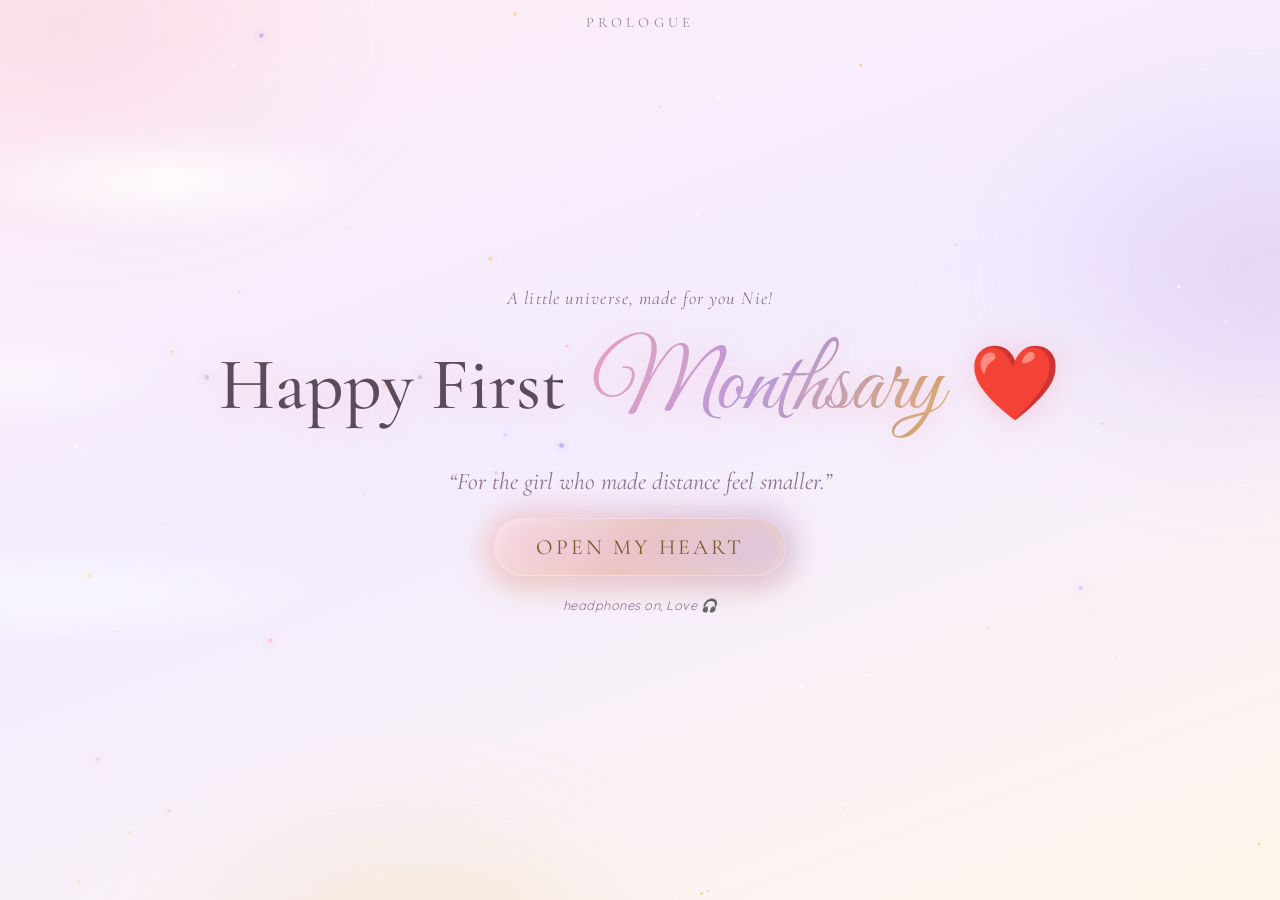
<file: index.html>
<!DOCTYPE html>
<html lang="en">
<head>
<meta charset="UTF-8" />
<meta name="viewport" content="width=device-width, initial-scale=1.0" />
<title>Happy First Monthsary ❤️ — For Nie</title>
<meta name="description" content="A little universe made with love, from Win to Nie." />

<!-- Fonts: romantic script + elegant serif + soft rounded body -->
<link rel="preconnect" href="https://fonts.googleapis.com" />
<link rel="preconnect" href="https://fonts.gstatic.com" crossorigin />
<link href="https://fonts.googleapis.com/css2?family=Cormorant+Garamond:ital,wght@0,400;0,500;0,600;1,400;1,500&family=Great+Vibes&family=Quicksand:wght@400;500;600;700&display=swap" rel="stylesheet" />

<link rel="stylesheet" href="style.css" />
</head>
<body>

<!-- ════════════════════════════════════════════════════════════
     AMBIENT LAYERS (always behind everything)
     ════════════════════════════════════════════════════════════ -->
<canvas id="fx-canvas" aria-hidden="true"></canvas>
<div id="aurora" aria-hidden="true">
  <div class="aurora-band a1"></div>
  <div class="aurora-band a2"></div>
  <div class="aurora-band a3"></div>
</div>

<!-- ════════════════════════════════════════════════════════════
     SCENE TRANSITION OVERLAY (unique cinematic wipes live here)
     ════════════════════════════════════════════════════════════ -->
<div id="transition-layer" aria-hidden="true"></div>

<!-- ════════════════════════════════════════════════════════════
     MINI VINYL DOCK (appears after the music scene)
     ════════════════════════════════════════════════════════════ -->
<div id="vinyl-dock" class="hidden" role="region" aria-label="Music player">
  <button id="dock-disc" class="dock-disc" aria-label="Play or pause music">
    <span class="dock-grooves"></span>
    <span class="dock-label">♪</span>
  </button>
  <div class="dock-panel">
    <span id="dock-status" class="dock-status">Paused</span>
    <input id="dock-volume" type="range" min="0" max="100" value="70" aria-label="Volume" />
    <button id="dock-mute" class="dock-mute" aria-label="Mute or unmute">🔊</button>
  </div>
</div>

<!-- Background music.
     REPLACE assets/music/MUSIC_PLACEHOLDER.mp3 with your song file.
     Keep the same filename, or edit the src below. -->
<audio id="bg-music" src="assets/music/music1.mp3" loop preload="none"></audio>

<main id="app">

  <!-- ══════════════ SCENE 1 · LANDING ══════════════ -->
  <section class="scene active" id="scene-landing" data-chapter="Prologue">
    <div class="landing-clouds" aria-hidden="true">
      <span class="cloud c1"></span><span class="cloud c2"></span><span class="cloud c3"></span>
    </div>
    <div class="landing-hearts" aria-hidden="true"></div>
    <div class="scene-inner landing-inner">
      <p class="eyebrow">A little universe, made for you Nie!</p>
      <h1 class="landing-title">Happy First <span class="script">Monthsary</span> <span class="beat-heart">❤️</span></h1>
      <p class="landing-sub">“For the girl who made distance feel smaller.”</p>
      <button class="glow-btn" id="btn-open-heart">
        <span class="glow-btn-halo" aria-hidden="true"></span>
        Open My Heart
      </button>
      <p class="hint">headphones on, Love 🎧</p>
    </div>
  </section>

  <!-- ══════════════ SCENE 2 · FLOWER BLOOM ══════════════ -->
  <section class="scene" id="scene-bloom" data-chapter="Chapter I · The Garden">
    <div class="scene-inner bloom-inner">
      <div class="bloom-stage" id="bloom-stage" aria-label="A seed grows into a blooming flower">
        <!-- SVG flower is injected by script.js so the animation restarts cleanly -->
      </div>
      <p class="bloom-caption" id="bloom-caption">a tiny seed falls…</p>
      <div class="bloom-reveal hidden" id="bloom-reveal">
        <p class="reveal-line">Something small was planted a month ago…</p>
        <p class="reveal-line strong">and look how beautifully it grew. 🌸</p>
        <button class="glow-btn small" id="btn-after-bloom">Keep going</button>
      </div>
      <button class="skip-btn" id="btn-skip-bloom">skip ↦</button>
    </div>
  </section>

  <!-- ══════════════ SCENE 3 · LOVE LETTER ══════════════ -->
  <section class="scene" id="scene-letter" data-chapter="Chapter II · A Letter Arrives">
    <div class="scene-inner letter-inner">
      <p class="eyebrow">something arrived for you…</p>
      <div class="envelope-wrap" id="envelope-wrap">
        <button class="envelope" id="envelope" aria-label="Open the envelope">
          <span class="env-back"></span>
          <span class="env-paper" id="env-paper">
            <span class="typed" id="typed-letter" aria-live="polite"></span>
          </span>
          <span class="env-front"></span>
          <span class="env-flap"></span>
          <span class="env-seal">N</span>
        </button>
      </div>
      <div class="letter-hearts" id="letter-hearts" aria-hidden="true"></div>
      <button class="glow-btn small hidden" id="btn-after-letter">Our memories →</button>
    </div>
  </section>

  <!-- ══════════════ SCENE 4 · MEMORY JOURNEY ══════════════ -->
  <section class="scene" id="scene-memories" data-chapter="Chapter III · My Treasures">
    <div class="scene-inner memories-inner">
      <h2 class="scene-title">My <span class="script">Treasures</span></h2>
      <p class="scene-sub">tap a treasure — photos &amp; little films 📸🎞️</p>
      <div class="polaroid-sky" id="polaroid-sky"><!-- polaroids injected by script.js --></div>
      <button class="glow-btn small" id="btn-after-memories">There’s more…</button>
    </div>
  </section>

  <!-- ══════════════ SCENE 5 · GIF MEMORIES ══════════════ -->
  <section class="scene" id="scene-gifs" data-chapter="Chapter III½ · Our Little Photobooth">
    <div class="scene-inner gifs-inner">
      <h2 class="scene-title">Our <span class="script">Photobooth</span> across the miles</h2>
      <p class="scene-sub">kilometers apart, pero kasya pa rin tayo sa iisang photo strip 📸</p>
      <div class="gif-grid" id="gif-grid"><!-- gif frames injected by script.js --></div>
      <button class="glow-btn small" id="btn-after-gifs">Wait… do you hear that?</button>
    </div>
  </section>

  <!-- ══════════════ SCENE 6 · VINYL MUSIC ══════════════ -->
  <section class="scene" id="scene-music" data-chapter="Interlude · Our Soundtrack">
    <div class="scene-inner music-inner">
      <h2 class="scene-title">Every love story has a <span class="script">song</span></h2>
      <p class="scene-sub">tap the record, Love 🎶</p>
      <div class="turntable">
        <button class="vinyl" id="vinyl" aria-label="Play our song">
          <span class="vinyl-grooves"></span>
          <span class="vinyl-sheen"></span>
          <span class="vinyl-center"><span class="script">W ♥ N</span></span>
        </button>
        <div class="tonearm" id="tonearm" aria-hidden="true">
          <span class="arm-base"></span><span class="arm-rod"></span><span class="arm-head"></span>
        </div>
      </div>
      <div class="now-playing hidden" id="now-playing">
        <span class="np-icon">🎵</span> Now Playing <span class="np-eq" aria-hidden="true"><i></i><i></i><i></i><i></i></span>
      </div>
      <div class="music-controls hidden" id="music-controls">
        <button class="chip-btn" id="btn-music-toggle">Pause</button>
        <label class="vol-label">vol
          <input id="music-volume" type="range" min="0" max="100" value="70" aria-label="Volume" />
        </label>
        <button class="chip-btn" id="btn-music-mute">Mute</button>
      </div>
      <button class="glow-btn small hidden" id="btn-after-music">Now… read this 💌</button>
      <p class="hint" id="music-hint">the music will follow you through the rest of the journey</p>
    </div>
  </section>

  <!-- ══════════════ SCENE 7 · LONG MESSAGE ══════════════ -->
  <section class="scene" id="scene-message" data-chapter="Chapter IV · From My Heart">
    <div class="scene-inner message-inner">
      <div class="paper-sheet" id="paper-sheet">
        <div class="paper-deckle top" aria-hidden="true"></div>
        <article class="long-letter" id="long-letter"><!-- paragraphs injected by script.js --></article>
        <div class="paper-deckle bottom" aria-hidden="true"></div>
      </div>
      <button class="glow-btn small hidden" id="btn-after-message">My promises to you 🌱</button>
    </div>
  </section>

  <!-- ══════════════ SCENE 8 · PROMISE TREE ══════════════ -->
  <section class="scene" id="scene-tree" data-chapter="Chapter V · The Promise Tree">
    <div class="scene-inner tree-inner">
      <h2 class="scene-title">I planted a <span class="script">promise</span> for you</h2>
      <p class="scene-sub">every leaf holds one, tap them all 🍃 <span class="leaf-count" id="leaf-count"></span></p>
      <div class="tree-stage" id="tree-stage"><!-- SVG tree + leaves injected --></div>
      <div class="promise-toast hidden" id="promise-toast" role="status"></div>
      <button class="glow-btn small" id="btn-after-tree">How long has it been?</button>
    </div>
  </section>

  <!-- ══════════════ SCENE 9 · COUNTDOWN ══════════════ -->
  <section class="scene" id="scene-countdown" data-chapter="Chapter VI · Every Second Counts">
    <div class="scene-inner countdown-inner">
      <h2 class="scene-title">Time since we started <span class="script">loving</span> each other</h2>
      <div class="count-grid" id="count-grid">
        <div class="count-cell"><span class="count-num" id="cd-days">0</span><span class="count-lab">days</span></div>
        <div class="count-cell"><span class="count-num" id="cd-hours">0</span><span class="count-lab">hours</span></div>
        <div class="count-cell"><span class="count-num" id="cd-mins">0</span><span class="count-lab">minutes</span></div>
        <div class="count-cell"><span class="count-num" id="cd-secs">0</span><span class="count-lab">seconds</span></div>
      </div>
      <p class="scene-sub">…and still counting. always counting. ∞</p>
      <button class="glow-btn small" id="btn-after-countdown">I kept something for our future 🗝️</button>
    </div>
  </section>

  <!-- ══════════════ SCENE 11 · FUTURE LETTER / CHEST ══════════════ -->
  <section class="scene" id="scene-chest" data-chapter="Chapter VII · For Someday">
    <div class="scene-inner chest-inner">
      <p class="eyebrow">locked until the right moment…</p>
      <div class="chest-stage">
        <button class="chest" id="chest" aria-label="Open the treasure chest">
          <span class="chest-glow" aria-hidden="true"></span>
          <span class="chest-lid"><span class="chest-band"></span></span>
          <span class="chest-body"><span class="chest-band"></span><span class="chest-lock">🔒</span></span>
          <span class="chest-light" aria-hidden="true"></span>
        </button>
      </div>
      <div class="future-letter hidden" id="future-letter">
        <h3 class="future-title script">My letter for our future</h3>
        <!-- ✏️ REPLACE THIS PLACEHOLDER with the real future letter someday -->
        <p class="future-body">
          This page is reserved. One day, when we’re finally
          in the same city, breathing the same air, I’ll replace these words with everything
          I’m saving up to tell you in person. For now, just know: the future I imagine
          always, always has you in it. — Win 
        </p>
        <button class="glow-btn small" id="btn-after-chest">Come see the night I made you ✨</button>
      </div>
    </div>
  </section>

  <!-- ══════════════ SCENE 12 · FIREFLIES ══════════════ -->
  <section class="scene night" id="scene-fireflies" data-chapter="Chapter VIII · Fireflies">
    <div class="scene-inner fireflies-inner">
      <h2 class="scene-title moonlit">Catch a <span class="script">firefly</span></h2>
      <p class="scene-sub moonlit">each one carries a tiny message for you <span id="firefly-count"></span></p>
      <div class="firefly-field" id="firefly-field"></div>
      <div class="firefly-note hidden" id="firefly-note" role="status"></div>
      <button class="glow-btn small night-btn" id="btn-after-fireflies">Look up… 🌠</button>
    </div>
  </section>

  <!-- ══════════════ SCENE 13 · SHOOTING STARS ══════════════ -->
  <section class="scene night" id="scene-stars" data-chapter="Chapter IX · Wishing Sky">
    <div class="scene-inner stars-inner">
      <h2 class="scene-title moonlit">Catch a <span class="script">shooting star</span></h2>
      <p class="scene-sub moonlit">every star you catch grants a wish — a sweet one 🌠</p>
      <div class="star-sky" id="star-sky"></div>
      <div class="star-wish hidden" id="star-wish" role="status"></div>
      <div class="stars-actions">
        <button class="chip-btn night-chip" id="btn-summon-star">summon a star ✦</button>
        <button class="glow-btn small night-btn" id="btn-after-stars">One last thing, mahal…</button>
      </div>
    </div>
  </section>

  <!-- ══════════════ SCENE 14 · FINALE ══════════════ -->
  <section class="scene night" id="scene-finale" data-chapter="Epilogue · Home">
    <div class="finale-photos" id="finale-photos" aria-hidden="true"></div>
    <div class="scene-inner finale-inner">
      <div class="finale-flower" id="finale-flower" aria-hidden="true"></div>
      <div class="heart-ring" id="heart-ring" aria-hidden="true"></div>
      <div class="finale-text" id="finale-text">
        <p class="finale-line l1">No matter how many kilometers separate us…</p>
        <p class="finale-line l2 script">You’ll always be home.</p>
        <p class="finale-line l3">Happy First Monthsary ❤️</p>
        <p class="finale-line l4">Love,<br /><span class="script big">Win</span></p>
        <button class="glow-btn small hidden" id="btn-finale-burst">One more kiss of light ✨</button>
        <p class="credits hidden" id="credits">— Made with love by Win, for Nie —</p>
      </div>
    </div>
  </section>

</main>

<!-- ══════════════ LIGHTBOX (photo viewer) ══════════════ -->
<div class="lightbox hidden" id="lightbox" role="dialog" aria-modal="true" aria-label="Photo viewer">
  <div class="lightbox-backdrop" id="lightbox-backdrop"></div>
  <figure class="lightbox-card" id="lightbox-card">
    <div class="lightbox-img" id="lightbox-img"></div>
    <figcaption class="lightbox-cap" id="lightbox-cap"></figcaption>
    <button class="lightbox-close" id="lightbox-close" aria-label="Close photo">✕</button>
  </figure>
</div>

<script src="script.js"></script>
</body>
</html>
</file>
<file: style.css>
/* ═══════════════════════════════════════════════════════════════
   FIRST MONTHSARY · for Nie, from Win
   ---------------------------------------------------------------
   Palette  : blush pink · lavender · cream · white · gold
   Fonts    : Great Vibes (script) · Cormorant Garamond (serif)
              Quicksand (body)
   Layout   : one full-screen "scene" at a time, cinematic wipes
   ═══════════════════════════════════════════════════════════════ */

:root{
  --blush:      #f6c6d7;
  --blush-deep: #ec9fbc;
  --lavender:   #cbb6ee;
  --lav-deep:   #a98fd8;
  --cream:      #fff6ec;
  --white:      #ffffff;
  --gold:       #d9a441;
  --gold-soft:  #f0cf8e;
  --ink:        #5c4a5e;          /* soft plum text */
  --ink-light:  #8a7391;
  --night:      #14102b;
  --night-2:    #241b4d;
  --moon:       #efe6ff;

  --font-script: "Great Vibes", cursive;
  --font-serif:  "Cormorant Garamond", serif;
  --font-body:   "Quicksand", sans-serif;

  --ease-soft:  cubic-bezier(.33,1,.4,1);
  --ease-pop:   cubic-bezier(.34,1.56,.64,1);
}

*{ margin:0; padding:0; box-sizing:border-box; }
html,body{ height:100%; }
@supports (height:100dvh){ html,body{ height:100dvh; } } /* mobile URL bars */
body{
  font-family:var(--font-body);
  color:var(--ink);
  background:linear-gradient(160deg,#ffeef5 0%, #f3ecff 45%, var(--cream) 100%);
  overflow:hidden;
  -webkit-font-smoothing:antialiased;
  -webkit-tap-highlight-color:transparent;
}
button{ font-family:inherit; cursor:pointer; border:none; background:none; color:inherit; }
button:focus-visible, input:focus-visible, [tabindex]:focus-visible{
  outline:3px solid var(--gold);
  outline-offset:3px;
  border-radius:6px;
}
.hidden{ display:none !important; }

/* ───────────────────────── ambient layers ───────────────────── */
#fx-canvas{
  position:fixed; inset:0; width:100%; height:100%;
  pointer-events:none; z-index:3;
}
#aurora{ position:fixed; inset:-20%; z-index:1; filter:blur(60px); opacity:.55; transition:opacity 2s ease; }
body.night-mode #aurora{ opacity:.28; }
.aurora-band{ position:absolute; border-radius:50%; mix-blend-mode:screen; }
.a1{ width:70vw; height:55vh; left:-10vw; top:-5vh;
     background:radial-gradient(closest-side, var(--blush), transparent 70%);
     animation:auroraDrift 26s ease-in-out infinite alternate; }
.a2{ width:65vw; height:60vh; right:-12vw; top:20vh;
     background:radial-gradient(closest-side, var(--lavender), transparent 70%);
     animation:auroraDrift 33s ease-in-out infinite alternate-reverse; }
.a3{ width:55vw; height:45vh; left:25vw; bottom:-10vh;
     background:radial-gradient(closest-side, var(--gold-soft), transparent 72%);
     animation:auroraDrift 40s ease-in-out infinite alternate; opacity:.8; }
@keyframes auroraDrift{
  from{ transform:translate3d(0,0,0) scale(1); }
  to  { transform:translate3d(6vw,-4vh,0) scale(1.15) rotate(8deg); }
}

/* ───────────────────────── scenes ───────────────────────────── */
#app{ position:relative; z-index:4; height:100%; }
.scene{
  position:absolute; inset:0;
  display:none;
  overflow:hidden;
}
.scene.active{ display:block; }
/* seamless cross-fade during wipes */
.scene.scene-fade-out{ opacity:0; transition:opacity .85s var(--ease-soft); }
.scene.scene-fade-in{ animation:sceneIn 1.15s var(--ease-soft) both; }
@keyframes sceneIn{
  from{ opacity:0; transform:scale(1.02); }
  to  { opacity:1; transform:none; } }
.scene-inner{
  position:relative; z-index:2;
  height:100%;
  display:flex; flex-direction:column;
  align-items:center; justify-content:center;
  text-align:center;
  padding:clamp(16px,4vw,48px);
  gap:clamp(10px,2vh,22px);
  overflow-y:auto;
}
/* chapter tag */
.scene::before{
  content:attr(data-chapter);
  position:absolute; top:calc(14px + env(safe-area-inset-top,0px)); left:50%; transform:translateX(-50%);
  z-index:5;
  font-family:var(--font-serif);
  font-size:clamp(.72rem,1.6vw,.9rem);
  letter-spacing:.28em; text-transform:uppercase;
  color:var(--ink-light);
  opacity:0;
  animation:chapterIn 1.4s .3s var(--ease-soft) forwards;
  pointer-events:none;
  white-space:nowrap;
}
.scene.night::before{ color:#bba9e8; }
@keyframes chapterIn{
  from{ opacity:0; letter-spacing:.6em; }
  to  { opacity:.85; letter-spacing:.28em; }
}

/* night scenes */
.scene.night{ background:radial-gradient(120% 100% at 50% 0%, var(--night-2) 0%, var(--night) 70%); }
body.night-mode{ background:var(--night); }

/* ─────────────────────── typography ─────────────────────────── */
.script{ font-family:var(--font-script); font-weight:400; }
.eyebrow{
  font-family:var(--font-serif); font-style:italic;
  color:var(--ink-light);
  font-size:clamp(.95rem,2.2vw,1.15rem);
  letter-spacing:.06em;
}
.scene-title{
  font-family:var(--font-serif); font-weight:500;
  font-size:clamp(1.7rem,5vw,2.9rem);
  color:var(--ink);
}
.scene-title .script{
  font-size:1.35em;
  background:linear-gradient(120deg,var(--blush-deep),var(--lav-deep) 55%,var(--gold));
  -webkit-background-clip:text; background-clip:text; color:transparent;
  padding:0 .08em;
}
.scene-title.moonlit{ color:var(--moon); }
.scene-sub{
  color:var(--ink-light);
  font-size:clamp(.9rem,2.2vw,1.05rem);
  font-weight:500;
}
.scene-sub.moonlit{ color:#b6a6e2; }
.hint{
  font-size:.8rem; color:var(--ink-light); opacity:.7;
  font-style:italic; letter-spacing:.04em;
}

/* ─────────────────────── buttons ────────────────────────────── */
.glow-btn{
  position:relative;
  font-family:var(--font-serif);
  font-size:clamp(1.05rem,2.6vw,1.35rem);
  letter-spacing:.14em; text-transform:uppercase;
  color:#7a5a2e;
  padding:16px 42px;
  border-radius:999px;
  background:linear-gradient(135deg,#fff 0%, var(--gold-soft) 50%, #ffe9c4 100%);
  box-shadow:0 6px 30px rgba(217,164,65,.45), inset 0 0 0 1px rgba(255,255,255,.8);
  transition:transform .35s var(--ease-pop), box-shadow .35s ease;
}
.glow-btn:hover{ transform:translateY(-3px) scale(1.03); box-shadow:0 12px 42px rgba(217,164,65,.6), inset 0 0 0 1px #fff; }
.glow-btn:active{ transform:scale(.97); }
.glow-btn-halo{
  position:absolute; inset:-10px; border-radius:inherit; z-index:-1;
  background:linear-gradient(110deg, var(--blush), var(--lavender) 45%, var(--gold-soft) 80%, var(--blush));
  background-size:280% 100%;
  filter:blur(14px); opacity:.7;
  animation:haloFlow 5s ease-in-out infinite alternate;
}
@keyframes haloFlow{
  from{ background-position:0% 0; opacity:.55; }
  to  { background-position:100% 0; opacity:.85; } }
.glow-btn.small{ font-size:clamp(.85rem,2vw,1rem); padding:12px 30px; }
.night-btn{ background:linear-gradient(135deg,#2e2560,#4a3a8c); color:var(--moon);
  box-shadow:0 6px 30px rgba(120,90,220,.5), inset 0 0 0 1px rgba(200,180,255,.35); }
.night-btn:hover{ box-shadow:0 12px 42px rgba(150,110,255,.65), inset 0 0 0 1px rgba(220,205,255,.6); }

.chip-btn{
  font-size:.85rem; font-weight:600; letter-spacing:.05em;
  padding:9px 20px; border-radius:999px;
  background:rgba(255,255,255,.75); color:var(--ink);
  box-shadow:0 2px 12px rgba(92,74,94,.15), inset 0 0 0 1px rgba(217,164,65,.35);
  transition:transform .25s var(--ease-pop), box-shadow .25s;
}
.chip-btn:hover{ transform:translateY(-2px); box-shadow:0 6px 18px rgba(92,74,94,.22), inset 0 0 0 1px var(--gold); }
.night-chip{ background:rgba(40,32,80,.8); color:var(--moon);
  box-shadow:0 2px 12px rgba(0,0,0,.4), inset 0 0 0 1px rgba(180,160,255,.4); }

.skip-btn{
  position:absolute; right:22px; bottom:calc(20px + env(safe-area-inset-bottom,0px)); z-index:6;
  font-size:.8rem; letter-spacing:.12em; font-weight:600;
  color:var(--ink-light); opacity:.65;
  padding:8px 14px; border-radius:999px;
  transition:opacity .3s;
}
.skip-btn:hover{ opacity:1; }

/* ═══════════════════════ TRANSITION LAYER ═════════════════════
   Each wipe is a different cinematic device. script.js adds a
   class, waits, swaps scenes at the midpoint, then removes it.  */
#transition-layer{ position:fixed; inset:0; z-index:50; pointer-events:none; }
#transition-layer.busy{ pointer-events:all; }

/* 1 · GARDEN BLOOM WIPE — a circle of light blooms outward */
.tw-bloom{ position:absolute; inset:0;
  background:radial-gradient(circle at 50% 60%, #fff 0%, var(--blush) 35%, var(--lavender) 65%, transparent 78%);
  clip-path:circle(0% at 50% 60%);
  animation:twBloom 1.9s var(--ease-soft) forwards; }
@keyframes twBloom{
  0%{ clip-path:circle(0% at 50% 60%); opacity:1; }
  45%{ clip-path:circle(150% at 50% 60%); opacity:1; }
  100%{ clip-path:circle(150% at 50% 60%); opacity:0; } }

/* 2 · PETAL CURTAIN — petals sweep across (petals spawned by JS) */
.tw-petalveil{ position:absolute; inset:0;
  background:linear-gradient(100deg, transparent 0%, rgba(255,240,247,.96) 25%, rgba(246,198,215,.98) 50%, rgba(255,240,247,.96) 75%, transparent 100%);
  background-size:300% 100%;
  animation:twVeil 1.8s ease-in-out forwards; }
@keyframes twVeil{
  0%{ background-position:120% 0; } 50%{ background-position:50% 0; } 100%{ background-position:-120% 0; } }

/* 3 · DOORS OF LIGHT — two glowing panels part like doors */
.tw-door{ position:absolute; top:0; bottom:0; width:52%;
  background:linear-gradient(180deg,#fff8ef, var(--gold-soft) 60%, var(--blush));
  box-shadow:0 0 60px rgba(217,164,65,.7); }
.tw-door.left { left:0;  animation:twDoorL 1.9s var(--ease-soft) forwards; }
.tw-door.right{ right:0; animation:twDoorR 1.9s var(--ease-soft) forwards; }
@keyframes twDoorL{ 0%{ transform:translateX(-102%);} 45%,55%{ transform:translateX(0);} 100%{ transform:translateX(-102%);} }
@keyframes twDoorR{ 0%{ transform:translateX(102%);}  45%,55%{ transform:translateX(0);} 100%{ transform:translateX(102%);} }

/* 4 · CAMERA FLASH + FILMSTRIP */
.tw-flash{ position:absolute; inset:0; background:#fff; animation:twFlash 1.5s ease forwards; }
@keyframes twFlash{ 0%{opacity:0;} 18%{opacity:1;} 42%{opacity:.92;} 100%{opacity:0;} }
.tw-film{ position:absolute; inset:0; display:flex; gap:8px; padding:8px;
  background:#2a2233; animation:twFilm 1.6s ease-in-out forwards; }
.tw-film span{ flex:1; background:#efe3f5; border-radius:6px; opacity:.9; }
@keyframes twFilm{ 0%{ transform:translateX(100%);} 42%,55%{ transform:translateX(0);} 100%{ transform:translateX(-100%);} }

/* 5 · SOUND RIPPLES — concentric rings like a record groove */
.tw-ripple{ position:absolute; left:50%; top:50%; border-radius:50%;
  border:3px solid var(--lav-deep); transform:translate(-50%,-50%);
  animation:twRipple 1.7s ease-out forwards; }
@keyframes twRipple{
  from{ width:0; height:0; opacity:1; border-width:40px; border-color:var(--blush-deep); }
  to  { width:260vmax; height:260vmax; opacity:0; border-width:2px; border-color:var(--lavender); } }

/* 6 · GOLD SHIMMER SWEEP — like light across silk */
.tw-shimmer{ position:absolute; inset:-20%;
  background:linear-gradient(115deg, transparent 30%, rgba(255,244,214,.95) 45%, var(--gold-soft) 50%, rgba(255,244,214,.95) 55%, transparent 70%);
  background-size:260% 260%;
  animation:twShimmer 1.7s ease-in-out forwards; }
@keyframes twShimmer{ 0%{ background-position:130% 130%; } 50%{ background-position:50% 50%; } 100%{ background-position:-70% -70%; } }

/* 7 · LEAF FLURRY VEIL (leaves spawned by JS over green-gold wash) */
.tw-leafveil{ position:absolute; inset:0;
  background:linear-gradient(80deg, transparent, rgba(214,236,205,.95) 35%, rgba(240,247,222,.98) 55%, transparent 90%);
  background-size:280% 100%;
  animation:twVeil 1.8s ease-in-out forwards; }

/* 8 · PAGE FLIP — the whole screen turns like a card */
#transition-layer.flip-stage{ perspective:1600px; }
.tw-flip{ position:absolute; inset:0; transform-origin:left center;
  background:linear-gradient(120deg,#fff, var(--cream) 45%, var(--blush) 130%);
  box-shadow:-30px 0 80px rgba(92,74,94,.35);
  animation:twFlip 1.8s var(--ease-soft) forwards; }
@keyframes twFlip{
  0%{ transform:rotateY(-95deg); opacity:1; }
  45%,55%{ transform:rotateY(0deg); opacity:1; }
  100%{ transform:rotateY(95deg); opacity:0; } }

/* 9 · CLOCK SWEEP — a radial hand wipes the screen */
.tw-clock{ position:absolute; inset:0;
  background:conic-gradient(from 0deg at 50% 50%, var(--lavender) 0deg, var(--blush) 120deg, var(--cream) 240deg, var(--lavender) 360deg);
  animation:twClock 1.8s ease-in-out forwards;
  -webkit-mask:conic-gradient(#000 0 0); }
@keyframes twClock{
  0%{ clip-path:polygon(50% 50%, 50% 0%, 50% 0%, 50% 50%); opacity:1; }
  45%{ clip-path:polygon(50% 50%, 50% 0%, 150% 0%, 150% 150%, -50% 150%, -50% 0%, 50% 0%); opacity:1; }
  100%{ clip-path:polygon(50% 50%, 50% 0%, 150% 0%, 150% 150%, -50% 150%, -50% 0%, 50% 0%); opacity:0; } }

/* 10 · KEYHOLE — screen closes into a keyhole, then opens */
.tw-keyhole{ position:absolute; inset:0; background:#241b3f;
  animation:twKeyhole 2s var(--ease-soft) forwards; }
@keyframes twKeyhole{
  0%  { clip-path:circle(160% at 50% 45%); }
  40% { clip-path:circle(7% at 50% 45%); }
  55% { clip-path:circle(7% at 50% 45%); }
  100%{ clip-path:circle(160% at 50% 45%); opacity:0; } }

/* 11 · NIGHTFALL — dusk pours down the screen */
.tw-dusk{ position:absolute; inset:0;
  background:linear-gradient(180deg, var(--night) 0%, var(--night-2) 45%, #6d4a92 70%, var(--blush) 100%);
  background-size:100% 300%;
  animation:twDusk 2.2s ease-in-out forwards; }
@keyframes twDusk{
  0%{ background-position:0 100%; opacity:0; }
  35%{ opacity:1; }
  55%{ background-position:0 40%; opacity:1; }
  100%{ background-position:0 0%; opacity:0; } }

/* 12 · PAN UP — the world slides down as we look to the sky */
.tw-panup{ position:absolute; inset:0;
  background:linear-gradient(180deg, #06040f 0%, var(--night) 40%, var(--night-2) 75%, #4a3a8c 100%);
  background-size:100% 220%;
  animation:twPan 1.9s var(--ease-soft) forwards; }
@keyframes twPan{
  0%{ transform:translateY(-100%); opacity:1; }
  50%{ transform:translateY(0); opacity:1; }
  100%{ transform:translateY(0); opacity:0; } }

/* 13 · GALAXY SWIRL — stars spiral inward (stars via JS) */
.tw-swirl{ position:absolute; inset:-30%;
  background:conic-gradient(from 0deg at 50% 50%, transparent 0deg, rgba(160,120,255,.5) 90deg, transparent 180deg, rgba(246,198,215,.5) 270deg, transparent 360deg);
  animation:twSwirl 2.1s ease-in-out forwards; filter:blur(4px); }
@keyframes twSwirl{
  0%{ transform:rotate(0) scale(.2); opacity:0; }
  40%{ opacity:1; }
  60%{ transform:rotate(400deg) scale(1.3); opacity:1; }
  100%{ transform:rotate(720deg) scale(2); opacity:0; } }

/* transition petals / leaves / spark bits spawned by JS */
.tw-bit{ position:absolute; will-change:transform,opacity; pointer-events:none;
  animation:twBit 1.9s ease-in forwards; }
@keyframes twBit{
  0%{ transform:translate(0,0) rotate(0); opacity:0; }
  15%{ opacity:1; }
  100%{ transform:translate(var(--dx,-120vw), var(--dy,20vh)) rotate(var(--rot,720deg)); opacity:0; } }

/* ═══════════════════════ SCENE 1 · LANDING ════════════════════ */
#scene-landing .landing-inner{ gap:clamp(14px,2.4vh,26px); }
.landing-title{
  font-family:var(--font-serif); font-weight:500;
  font-size:clamp(2.2rem,7vw,4.6rem);
  color:var(--ink);
  text-shadow:0 2px 30px rgba(246,198,215,.9);
  opacity:0; animation:riseIn 1.4s .4s var(--ease-soft) forwards;
}
.landing-title .script{
  display:inline-block;
  font-size:1.25em; padding:0 .1em;
  background:linear-gradient(120deg, var(--blush-deep), var(--lav-deep) 50%, var(--gold));
  -webkit-background-clip:text; background-clip:text; color:transparent;
}
.beat-heart{ display:inline-block; animation:heartBeat 1.6s ease-in-out infinite; transform-origin:center; }
@keyframes heartBeat{ 0%,100%{ transform:scale(1);} 12%{ transform:scale(1.25);} 24%{ transform:scale(1);} 36%{ transform:scale(1.18);} 48%{ transform:scale(1);} }
.landing-sub{
  font-family:var(--font-serif); font-style:italic;
  font-size:clamp(1.05rem,3vw,1.5rem);
  color:var(--ink-light);
  opacity:0; animation:riseIn 1.4s .9s var(--ease-soft) forwards;
}
#scene-landing .eyebrow{ opacity:0; animation:riseIn 1.2s .15s var(--ease-soft) forwards; }
#btn-open-heart{ opacity:0; animation:riseIn 1.4s 1.4s var(--ease-soft) forwards, btnBreathe 3.4s 2.8s ease-in-out infinite; }
#scene-landing .hint{ opacity:0; animation:riseIn 1.2s 2s var(--ease-soft) forwards; }
@keyframes riseIn{ from{ opacity:0; transform:translateY(26px);} to{ opacity:1; transform:none;} }
@keyframes btnBreathe{ 0%,100%{ box-shadow:0 6px 30px rgba(217,164,65,.45), inset 0 0 0 1px rgba(255,255,255,.8);} 50%{ box-shadow:0 10px 46px rgba(217,164,65,.75), inset 0 0 0 1px #fff;} }

/* drifting clouds */
.landing-clouds{ position:absolute; inset:0; z-index:1; }
.cloud{ position:absolute; width:46vw; height:16vh; border-radius:50%;
  background:radial-gradient(closest-side, rgba(255,255,255,.85), transparent 72%);
  filter:blur(10px); }
.c1{ top:12%; left:-10%; animation:cloudDrift 60s linear infinite; }
.c2{ top:58%; left:-25%; width:60vw; animation:cloudDrift 85s 10s linear infinite; opacity:.7; }
.c3{ top:34%; left:-18%; width:38vw; animation:cloudDrift 70s 25s linear infinite; opacity:.55; }
@keyframes cloudDrift{ from{ transform:translateX(0);} to{ transform:translateX(140vw);} }

/* floating hearts (spans injected by JS) */
.landing-hearts{ position:absolute; inset:0; z-index:1; overflow:hidden; }
.float-heart{ position:absolute; bottom:-6vh; font-size:var(--sz,1.3rem); opacity:0;
  animation:heartFloat var(--dur,11s) var(--delay,0s) linear infinite; }
@keyframes heartFloat{
  0%{ transform:translate(0,0) rotate(-8deg); opacity:0; }
  12%{ opacity:var(--op,.7); }
  85%{ opacity:var(--op,.7); }
  100%{ transform:translate(var(--sway,4vw),-115vh) rotate(10deg); opacity:0; } }

/* ═══════════════════════ SCENE 2 · FLOWER BLOOM ═══════════════ */
.bloom-inner{ justify-content:center; }
.bloom-stage{ width:min(78vw,420px); height:min(58vh,460px); position:relative; }
.bloom-stage svg{ width:100%; height:100%; overflow:visible; }
.bloom-caption{
  font-family:var(--font-serif); font-style:italic;
  font-size:clamp(1rem,2.6vw,1.3rem); color:var(--ink-light);
  min-height:1.6em; transition:opacity .6s;
}
.bloom-reveal{ display:flex; flex-direction:column; gap:14px; align-items:center;
  animation:riseIn 1.2s var(--ease-soft) both; }
.reveal-line{ font-family:var(--font-serif); font-size:clamp(1.05rem,2.8vw,1.4rem); color:var(--ink-light); }
.reveal-line.strong{ font-size:clamp(1.3rem,3.4vw,1.8rem); color:var(--ink); }

/* — SVG bloom timeline (12s) — every group waits for its cue — */
.bl-seed{ animation:blSeed 1.6s .2s ease-in both; }
@keyframes blSeed{ from{ transform:translateY(-320px) rotate(-40deg); opacity:0; }
  30%{ opacity:1; } to{ transform:translateY(0) rotate(0); opacity:1; } }
.bl-seed-rest{ animation:blSeedSink 1s 1.8s ease both; }
@keyframes blSeedSink{ to{ transform:translateY(6px) scale(.92); opacity:.9; } }

.bl-rain line{ stroke:#a7c8f0; stroke-width:2.4; stroke-linecap:round; opacity:0; }
.bl-rain line{ animation:blRain 1.05s ease-in infinite; animation-delay:calc(1.9s + var(--i)*.14s); }
@keyframes blRain{ 0%{ transform:translateY(-70px); opacity:0; } 15%{ opacity:.8; }
  80%{ opacity:.8; } 100%{ transform:translateY(190px); opacity:0; } }
.bl-rain{ animation:blRainFade .8s 4.4s ease both; }
@keyframes blRainFade{ to{ opacity:0; } }

.bl-sun{ transform-origin:center; animation:blSun 1.6s 4.2s var(--ease-soft) both; }
@keyframes blSun{ from{ transform:translate(120px,-120px) scale(.2); opacity:0; }
  to{ transform:translate(0,0) scale(1); opacity:1; } }
.bl-sun-rays{ transform-origin:center; animation:blRays 14s 4.2s linear infinite; }
@keyframes blRays{ to{ transform:rotate(1turn); } }

.bl-stem{ stroke-dasharray:340; stroke-dashoffset:340;
  animation:blStem 2.6s 5.6s var(--ease-soft) forwards; }
@keyframes blStem{ to{ stroke-dashoffset:0; } }

.bl-leaf{ transform-origin:var(--ox) var(--oy); transform:scale(0);
  animation:blLeaf 1.2s var(--ease-pop) forwards; }
.bl-leaf.l1{ animation-delay:7.0s; } .bl-leaf.l2{ animation-delay:7.5s; }
.bl-leaf.l3{ animation-delay:8.0s; }
@keyframes blLeaf{ to{ transform:scale(1); } }

.bl-bud{ transform-origin:210px 150px; transform:scale(0);
  animation:blLeaf 1s 8.4s var(--ease-pop) forwards; }
.bl-petal{ transform-origin:210px 150px; transform:scale(0) rotate(var(--rot));
  animation:blPetal 1.6s var(--ease-pop) forwards; animation-delay:calc(9.2s + var(--i)*.16s); }
@keyframes blPetal{ to{ transform:scale(1) rotate(var(--rot)); } }
.bl-core{ transform-origin:210px 150px; transform:scale(0);
  animation:blLeaf 1s 10.6s var(--ease-pop) forwards; }
.bl-glow{ opacity:0; animation:blGlow 1.4s 10.8s ease forwards; }
@keyframes blGlow{ to{ opacity:.9; } }

/* petals flying away after full bloom (JS adds .fly) */
.bloom-stage.fly .bl-petal{ animation:blFly 2.2s ease-in forwards; animation-delay:calc(var(--i)*.1s); }
@keyframes blFly{
  0%{ transform:scale(1) rotate(var(--rot)); opacity:1; }
  100%{ transform:scale(.8) rotate(var(--rot)) translate(-260px,-200px); opacity:0; } }
.bloom-stage.fly .bl-glow{ animation:blGlowMax 1.6s ease forwards; }
@keyframes blGlowMax{ to{ opacity:1; transform:scale(1.5); } }

/* ═══════════════════════ SCENE 3 · LOVE LETTER ════════════════ */
.letter-inner{ gap:26px; }
.envelope-wrap{ perspective:1200px; }
.envelope{
  position:relative; display:block;
  width:min(84vw,420px); height:min(56vw,280px);
  transition:transform .5s var(--ease-pop);
}
.envelope:hover{ transform:translateY(-6px) rotate(-1deg); }
.envelope:not(.opened){ animation:envArrive 1.6s var(--ease-soft) both, envHover 4s 1.8s ease-in-out infinite; }
@keyframes envArrive{ from{ transform:translateY(-60vh) rotate(14deg) scale(.6); opacity:0; }
  60%{ opacity:1; } to{ transform:none; opacity:1; } }
@keyframes envHover{ 0%,100%{ transform:translateY(0) rotate(0);} 50%{ transform:translateY(-10px) rotate(1.2deg);} }

.env-back,.env-front,.env-flap,.env-paper{ position:absolute; left:0; right:0; }
.env-back{ inset:0; border-radius:12px; background:linear-gradient(160deg,#f8d9e4,#eccdf0); box-shadow:0 18px 50px rgba(92,74,94,.28); }
.env-front{ bottom:0; height:62%; border-radius:0 0 12px 12px;
  background:
    linear-gradient(200deg, #fbe4ec 0%, #f2d3ea 100%);
  clip-path:polygon(0 0, 50% 52%, 100% 0, 100% 100%, 0 100%);
  z-index:3; }
.env-flap{ top:0; height:58%; border-radius:12px 12px 0 0;
  background:linear-gradient(180deg,#f4c8dd,#eec3ea);
  clip-path:polygon(0 0, 100% 0, 50% 100%);
  transform-origin:top center; z-index:4;
  transition:transform 1s var(--ease-soft), z-index 0s .5s;
  box-shadow:inset 0 -8px 18px rgba(255,255,255,.4); }
.env-seal{
  position:absolute; z-index:5; left:50%; top:52%; transform:translate(-50%,-50%);
  width:54px; height:54px; border-radius:50%;
  background:radial-gradient(circle at 32% 30%, #f3d08b, var(--gold) 70%);
  color:#fff; font-family:var(--font-script); font-size:1.7rem;
  display:grid; place-items:center;
  box-shadow:0 4px 14px rgba(217,164,65,.55), inset 0 0 0 3px rgba(255,255,255,.35);
  transition:transform .8s var(--ease-pop), opacity .6s; }
.envelope.opened .env-flap{ transform:rotateX(178deg); z-index:1; }
.envelope.opened .env-seal{ transform:translate(-50%,-50%) scale(0) rotate(120deg); opacity:0; }

.env-paper{
  z-index:2; left:6%; right:6%; top:8%; bottom:10%;
  background:linear-gradient(180deg,#fffdf8,#fff4e6);
  border-radius:8px; box-shadow:0 6px 22px rgba(92,74,94,.18);
  padding:clamp(14px,4vw,24px);
  text-align:left; overflow:hidden;
  transform:translateY(12%);
  transition:transform 1.2s .55s var(--ease-soft), z-index 0s .9s;
}
.envelope.opened .env-paper{ transform:translateY(-52%) scale(1.04); z-index:6; overflow:auto; }
.typed{
  font-family:var(--font-serif); font-size:clamp(.95rem,2.6vw,1.15rem);
  line-height:1.65; color:var(--ink); white-space:pre-wrap;
}
.typed::after{ content:"❘"; color:var(--gold); animation:caret 1s steps(1) infinite; }
.typed.done::after{ content:""; }
@keyframes caret{ 50%{ opacity:0; } }

.letter-hearts{ position:absolute; inset:0; pointer-events:none; overflow:hidden; }
.mini-heart{ position:absolute; font-size:var(--sz,1rem); left:var(--x); bottom:30%;
  animation:miniHeart 3.4s var(--delay,0s) ease-out forwards; }
@keyframes miniHeart{
  0%{ transform:translateY(0) scale(.4); opacity:0; }
  15%{ opacity:.95; }
  100%{ transform:translateY(-58vh) translateX(var(--sway,3vw)) scale(1.1) rotate(18deg); opacity:0; } }

/* ═══════════════════════ SCENE 4 · MEMORIES ═══════════════════ */
.memories-inner{ justify-content:flex-start; padding-top:clamp(56px,9vh,84px); }
.polaroid-sky{
  position:relative; flex:1; width:100%; max-width:1100px;
  min-height:58vh;
}
.polaroid{
  position:absolute; left:var(--x); top:var(--y);
  width:clamp(126px,16vw,205px);
  background:#fff; padding:10px 10px 40px;
  border-radius:6px;
  box-shadow:0 12px 30px rgba(92,74,94,.25);
  transform:rotate(var(--tilt)) ;
  transform-origin:top center;
  animation:polSwing var(--dur,5s) ease-in-out infinite alternate, polIn .9s var(--ease-pop) both;
  animation-delay:var(--delay,0s), calc(var(--n)*.09s);
  transition:box-shadow .3s;
}
/* washi-tape accent on alternating corners */
.polaroid::after{
  content:""; position:absolute; top:-8px; width:52px; height:18px;
  background:linear-gradient(90deg, rgba(246,198,215,.85), rgba(203,182,238,.85));
  opacity:.9; border-radius:2px;
  box-shadow:0 2px 6px rgba(92,74,94,.18);
}
.polaroid:nth-child(odd)::after{ left:-14px; transform:rotate(-38deg); }
.polaroid:nth-child(even)::after{ right:-14px; transform:rotate(38deg); }
.polaroid::before{ /* the "string" pin */
  content:""; position:absolute; top:-7px; left:50%; transform:translateX(-50%);
  width:12px; height:12px; border-radius:50%;
  background:radial-gradient(circle at 35% 30%, var(--gold-soft), var(--gold));
  box-shadow:0 2px 6px rgba(0,0,0,.25);
}
.polaroid:hover,.polaroid:focus-visible{ box-shadow:0 18px 44px rgba(92,74,94,.4); z-index:5; }
@keyframes polSwing{ from{ transform:rotate(calc(var(--tilt) - 3deg)); } to{ transform:rotate(calc(var(--tilt) + 3deg)); } }
@keyframes polIn{ from{ opacity:0; transform:translateY(-40px) rotate(var(--tilt)) scale(.6); } to{ opacity:1; } }
.polaroid-img{
  position:relative;
  aspect-ratio:1/1; width:100%; border-radius:3px;
  background:linear-gradient(140deg,var(--blush) 0%, var(--lavender) 100%);
  display:grid; place-items:center;
  color:#fff; font-size:1.6rem;
  background-size:cover; background-position:center;
  overflow:hidden;
}
.polaroid-img video{
  position:absolute; inset:0; width:100%; height:100%;
  object-fit:cover; border-radius:3px;
}
.vid-badge{
  position:absolute; z-index:2; pointer-events:none;
  width:clamp(34px,4.5vw,44px); aspect-ratio:1; border-radius:50%;
  display:grid; place-items:center; padding-left:4px;
  background:rgba(255,255,255,.88);
  color:var(--blush-deep); font-size:.9rem;
  box-shadow:0 4px 14px rgba(92,74,94,.35), inset 0 0 0 1px rgba(246,198,215,.6);
}
.polaroid-cap{
  position:absolute; left:0; right:0; bottom:8px;
  font-family:var(--font-script); font-size:clamp(1rem,1.6vw,1.25rem); color:var(--ink-light);
  white-space:nowrap; overflow:hidden; text-overflow:ellipsis; padding:0 8px;
}

/* lightbox */
.lightbox{ position:fixed; inset:0; z-index:80; display:grid; place-items:center; }
.lightbox-backdrop{ position:absolute; inset:0; background:rgba(36,27,63,.72); backdrop-filter:blur(6px);
  animation:fadeIn .4s ease both; }
@keyframes fadeIn{ from{opacity:0;} }
.lightbox-card{
  position:relative; z-index:2;
  width:min(88vw,440px);
  background:#fff; border-radius:14px; padding:14px 14px 20px;
  box-shadow:0 30px 90px rgba(0,0,0,.5), 0 0 60px rgba(246,198,215,.5);
  animation:lbIn .7s var(--ease-pop) both;
}
@keyframes lbIn{ from{ transform:scale(.5) rotate(-10deg); opacity:0; } to{ transform:scale(1) rotate(0); opacity:1; } }
.lightbox-img{ aspect-ratio:1/1; border-radius:10px;
  background:linear-gradient(140deg,var(--blush),var(--lavender));
  background-size:cover; background-position:center;
  display:grid; place-items:center; color:#fff; font-size:3rem; }
.lightbox-img.has-video{ aspect-ratio:auto; background:#160f26; display:block; }
.lightbox-vid{ display:block; width:100%; max-height:68vh;
  object-fit:contain; border-radius:10px; background:#000; }
.lightbox-cap{
  margin-top:14px; text-align:center;
  font-family:var(--font-serif); font-style:italic;
  font-size:clamp(1rem,3vw,1.25rem); color:var(--ink); }
.lightbox-close{
  position:absolute; top:-14px; right:-14px;
  width:40px; height:40px; border-radius:50%;
  background:var(--gold); color:#fff; font-size:1rem; font-weight:700;
  box-shadow:0 6px 18px rgba(0,0,0,.35); }
.lb-spark{ position:absolute; width:8px; height:8px; border-radius:50%;
  background:var(--gold-soft); box-shadow:0 0 12px var(--gold);
  animation:lbSpark 1s ease-out forwards; }
@keyframes lbSpark{ from{ transform:translate(0,0) scale(1); opacity:1; }
  to{ transform:translate(var(--dx),var(--dy)) scale(0); opacity:0; } }

/* ═══════════════════════ SCENE 5 · GIFS ═══════════════════════ */
.gifs-inner{ justify-content:flex-start; padding-top:clamp(56px,9vh,84px); }
.gif-grid{
  display:grid; gap:clamp(12px,2.4vw,22px);
  grid-template-columns:repeat(auto-fit,minmax(min(42vw,230px),1fr));
  width:min(92vw,860px); margin-block:8px;
  align-items:center; /* frames of different heights stay vertically centered */
}
.gif-frame{
  position:relative; border-radius:18px; overflow:hidden;
  background:linear-gradient(150deg,#ffe3ee,#e6dcff);
  box-shadow:0 12px 34px rgba(92,74,94,.22), inset 0 0 0 1px rgba(255,255,255,.7);
  animation:gifPop .8s var(--ease-pop) both; animation-delay:calc(var(--n)*.15s);
  transition:transform .35s var(--ease-pop);
}
/* only empty placeholder cards keep a fixed shape */
.gif-frame.gif-empty{ aspect-ratio:4/3; }
.gif-frame:hover{ transform:translateY(-6px) rotate(-1deg) scale(1.02); }
@keyframes gifPop{ from{ opacity:0; transform:scale(.6) rotate(4deg); } }
.gif-frame img{ width:100%; height:auto; max-height:56vh; object-fit:contain; display:block; }
.gif-ph{ position:absolute; inset:0; display:grid; place-items:center; gap:4px;
  color:var(--ink-light); font-weight:600; font-size:.8rem; text-align:center; padding:10px; }
.gif-ph .big{ font-size:2rem; }
.gif-tag{
  position:absolute; left:10px; bottom:10px;
  background:rgba(255,255,255,.85); border-radius:999px;
  padding:4px 12px; font-size:.75rem; font-weight:700; color:var(--ink);
}

/* ═══════════════════════ SCENE 6 · MUSIC ══════════════════════ */
.music-inner{ gap:18px; }
.turntable{ position:relative; width:min(70vw,300px); aspect-ratio:1;
  margin-block:8px; }
.vinyl{
  position:relative; width:100%; height:100%; border-radius:50%;
  background:radial-gradient(circle at 50% 50%, #3b2f4d 0 62%, #332944 62% 100%);
  box-shadow:0 20px 60px rgba(59,47,77,.5), inset 0 0 0 6px #2c2340;
  display:grid; place-items:center;
  transition:transform .4s;
}
.vinyl:hover{ transform:scale(1.02); }
.vinyl.spinning{ animation:spin 2.4s linear infinite; }
@keyframes spin{ to{ transform:rotate(1turn); } }
.vinyl-grooves{ position:absolute; inset:8%; border-radius:50%;
  background:repeating-radial-gradient(circle at center, transparent 0 5px, rgba(255,255,255,.05) 5px 6px); }
.vinyl-sheen{ position:absolute; inset:0; border-radius:50%;
  background:conic-gradient(from 210deg, transparent 0 40%, rgba(255,255,255,.12) 47% 53%, transparent 60%); }
.vinyl-center{
  width:34%; aspect-ratio:1; border-radius:50%;
  background:radial-gradient(circle at 35% 30%, #ffd9e6, var(--blush-deep) 75%);
  display:grid; place-items:center; color:#fff;
  font-size:clamp(1.1rem,4vw,1.6rem);
  box-shadow:inset 0 0 0 3px rgba(255,255,255,.5), 0 0 24px rgba(246,198,215,.7);
}
.tonearm{
  position:absolute; top:-6%; right:2%;
  width:12px; height:58%;
  transform-origin:50% 6%;
  transform:rotate(-34deg);
  transition:transform 1.1s var(--ease-soft);
  pointer-events:none;
}
.tonearm.on{ transform:rotate(-6deg); }
.arm-rod{ position:absolute; inset:0; border-radius:8px;
  background:linear-gradient(90deg,#caa24f,#eecf8d 45%,#caa24f); }
.arm-base{ position:absolute; top:-14px; left:50%; transform:translateX(-50%);
  width:38px; height:38px; border-radius:50%;
  background:radial-gradient(circle at 35% 30%, var(--gold-soft), var(--gold));
  box-shadow:0 6px 16px rgba(0,0,0,.3); }
.arm-head{ position:absolute; bottom:-4px; left:50%; transform:translateX(-50%) rotate(8deg);
  width:22px; height:30px; border-radius:5px;
  background:linear-gradient(160deg,#96703c,#6d4f26); }

.now-playing{
  display:flex; align-items:center; gap:10px;
  font-weight:700; letter-spacing:.06em; color:var(--ink);
  background:rgba(255,255,255,.75); border-radius:999px; padding:9px 20px;
  box-shadow:0 4px 16px rgba(92,74,94,.15), inset 0 0 0 1px rgba(217,164,65,.35);
  animation:riseIn .8s var(--ease-soft) both; }
.np-eq{ display:inline-flex; gap:3px; align-items:flex-end; height:16px; }
.np-eq i{ width:4px; background:linear-gradient(180deg,var(--lav-deep),var(--blush-deep));
  border-radius:2px; animation:eq 1s ease-in-out infinite; }
.np-eq i:nth-child(1){ animation-delay:0s; } .np-eq i:nth-child(2){ animation-delay:.2s; }
.np-eq i:nth-child(3){ animation-delay:.35s; } .np-eq i:nth-child(4){ animation-delay:.12s; }
@keyframes eq{ 0%,100%{ height:5px; } 50%{ height:16px; } }
.paused .np-eq i{ animation-play-state:paused; height:5px; }

.music-controls{ display:flex; gap:12px; align-items:center; flex-wrap:wrap; justify-content:center;
  animation:riseIn .8s .15s var(--ease-soft) both; }
.vol-label{ display:flex; align-items:center; gap:8px; font-size:.85rem; font-weight:600; color:var(--ink-light); }
input[type="range"]{ accent-color:var(--gold); width:120px; }

/* ═══════════════════════ SCENE 7 · LONG MESSAGE ═══════════════ */
.message-inner{ justify-content:flex-start; padding-top:clamp(56px,9vh,84px); }
.paper-sheet{
  position:relative;
  width:min(92vw,680px);
  max-height:66vh; overflow-y:auto;
  background:
    linear-gradient(180deg, rgba(255,255,255,.6), rgba(255,255,255,0) 120px),
    repeating-linear-gradient(180deg, #fffdf8 0 34px, #fdf3ea 34px 35px);
  border-radius:14px;
  box-shadow:0 24px 70px rgba(92,74,94,.25), inset 0 0 0 1px rgba(217,164,65,.25);
  padding:clamp(22px,5vw,48px);
  text-align:left;
  animation:paperIn 1.2s var(--ease-soft) both;
  scroll-behavior:smooth;
}
@keyframes paperIn{ from{ opacity:0; transform:translateY(60px) rotate(1.5deg); } }
.paper-deckle{ position:sticky; left:0; right:0; height:14px; z-index:2; }
.paper-deckle.top{ top:-1px; margin:-24px -24px 8px;
  background:linear-gradient(180deg,#fffdf8 40%, transparent); }
.paper-deckle.bottom{ bottom:-1px; margin:8px -24px -24px;
  background:linear-gradient(0deg,#fffdf8 40%, transparent); }
.long-letter p{
  font-family:var(--font-serif);
  font-size:clamp(1.02rem,2.7vw,1.22rem);
  line-height:1.85; color:#4e3f52;
  margin-bottom:1.2em;
  opacity:0; transform:translateY(18px);
  transition:opacity 1s var(--ease-soft), transform 1s var(--ease-soft);
}
.long-letter p.shown{ opacity:1; transform:none; }
.long-letter p.salutation{ font-size:clamp(1.2rem,3.2vw,1.5rem); }
.long-letter p.signoff{ font-family:var(--font-script); font-size:clamp(1.6rem,4.5vw,2.2rem);
  color:var(--blush-deep); margin-bottom:.2em; }
.long-letter p.ily{ font-weight:600; color:var(--ink); }

/* ═══════════════════════ SCENE 8 · PROMISE TREE ═══════════════ */
.tree-inner{ justify-content:flex-start; padding-top:clamp(56px,9vh,84px); }
.leaf-count{ color:var(--gold); font-weight:700; }
.tree-stage{ position:relative; width:min(92vw,560px); flex:1; min-height:46vh; max-height:58vh; }
.tree-stage svg{ width:100%; height:100%; overflow:visible; }
.tr-trunk{ stroke-dasharray:900; stroke-dashoffset:900; animation:blStem 3s .3s var(--ease-soft) forwards; }
.tr-branch{ stroke-dasharray:300; stroke-dashoffset:300; animation:blStem 1.6s var(--ease-soft) forwards; }

.leaf-btn{
  position:absolute; left:var(--x); top:var(--y);
  width:clamp(30px,6.4vw,42px); height:clamp(30px,6.4vw,42px);
  transform:translate(-50%,-50%) scale(0) rotate(var(--tilt,0deg));
  animation:leafPop .8s var(--ease-pop) forwards; animation-delay:var(--delay);
  filter:drop-shadow(0 3px 6px rgba(70,110,60,.3));
  transition:filter .3s;
}
@keyframes leafPop{ to{ transform:translate(-50%,-50%) scale(1) rotate(var(--tilt,0deg)); } }
.leaf-btn svg{ width:100%; height:100%; }
.leaf-btn .leaf-shape{ fill:url(#leafGrad); transition:fill .4s; }
.leaf-btn:hover{ filter:drop-shadow(0 0 10px rgba(217,164,65,.8)); }
.leaf-btn.read .leaf-shape{ fill:url(#leafGoldGrad); }
.leaf-btn.read{ filter:drop-shadow(0 0 8px rgba(217,164,65,.7)); }
.leaf-btn.wiggle{ animation:leafWiggle .6s ease; }
@keyframes leafWiggle{ 25%{ transform:translate(-50%,-50%) rotate(calc(var(--tilt) - 14deg)); }
  75%{ transform:translate(-50%,-50%) rotate(calc(var(--tilt) + 14deg)); } }

.promise-toast{
  position:fixed; left:50%; bottom:calc(24px + env(safe-area-inset-bottom,0px)); transform:translateX(-50%);
  z-index:40;
  background:rgba(255,255,255,.92); backdrop-filter:blur(8px);
  border-radius:16px; padding:14px 22px;
  max-width:min(88vw,420px);
  font-family:var(--font-serif); font-size:clamp(1rem,2.8vw,1.2rem); color:var(--ink);
  box-shadow:0 14px 40px rgba(92,74,94,.3), inset 0 0 0 1px rgba(217,164,65,.4);
  animation:toastIn .6s var(--ease-pop) both; }
@keyframes toastIn{ from{ opacity:0; transform:translate(-50%,30px) scale(.8); } }

@keyframes cardFloatIn{ from{ opacity:0; transform:translateY(30px) scale(.7); } }

/* ═══════════════════════ SCENE 10 · COUNTDOWN ═════════════════ */
.count-grid{ display:flex; gap:clamp(10px,2.6vw,24px); flex-wrap:wrap; justify-content:center; margin-block:12px; }
.count-cell{
  display:flex; flex-direction:column; align-items:center; gap:6px;
  background:rgba(255,255,255,.7); backdrop-filter:blur(6px);
  border-radius:18px; padding:clamp(14px,3vw,26px) clamp(16px,3.6vw,32px);
  box-shadow:0 12px 34px rgba(92,74,94,.18), inset 0 0 0 1px rgba(217,164,65,.35);
  animation:cardFloatIn .8s var(--ease-pop) both; animation-delay:calc(var(--n,0)*.12s);
  min-width:clamp(78px,17vw,130px);
}
.count-cell:nth-child(1){ --n:0; } .count-cell:nth-child(2){ --n:1; }
.count-cell:nth-child(3){ --n:2; } .count-cell:nth-child(4){ --n:3; }
.count-num{
  font-family:var(--font-serif); font-weight:600;
  font-size:clamp(2rem,7vw,3.6rem); line-height:1;
  background:linear-gradient(160deg,var(--blush-deep),var(--lav-deep));
  -webkit-background-clip:text; background-clip:text; color:transparent;
  font-variant-numeric:tabular-nums;
}
.count-num.tick{ animation:numTick .5s var(--ease-pop); }
@keyframes numTick{ 40%{ transform:translateY(-6px) scale(1.12); } }
.count-lab{ font-size:.72rem; letter-spacing:.28em; text-transform:uppercase; color:var(--ink-light); font-weight:700; }

/* ═══════════════════════ SCENE 11 · TREASURE CHEST ════════════ */
.chest-inner{ gap:22px; }
.chest-stage{ perspective:900px; }
.chest{
  position:relative; display:block;
  width:min(64vw,280px); aspect-ratio:10/8;
  transition:transform .4s var(--ease-pop);
  animation:chestBob 3.6s ease-in-out infinite;
}
@keyframes chestBob{ 0%,100%{ transform:translateY(0);} 50%{ transform:translateY(-8px);} }
.chest:hover{ transform:scale(1.04); }
.chest-glow{ position:absolute; inset:-24%; border-radius:50%;
  background:radial-gradient(closest-side, rgba(240,207,142,.55), transparent 70%);
  animation:chestGlowPulse 2.6s ease-in-out infinite; z-index:0; }
@keyframes chestGlowPulse{ 0%,100%{ opacity:.5; transform:scale(.95);} 50%{ opacity:1; transform:scale(1.05);} }
.chest-body{
  position:absolute; left:0; right:0; bottom:0; height:58%;
  background:linear-gradient(180deg,#a5653a,#7c4526);
  border-radius:10px 10px 16px 16px;
  box-shadow:inset 0 4px 12px rgba(255,220,170,.35), 0 18px 40px rgba(80,45,20,.4);
  z-index:2;
}
.chest-lid{
  position:absolute; left:-2%; right:-2%; top:6%; height:44%;
  background:linear-gradient(180deg,#c07c46,#94582f);
  border-radius:50% 50% 8px 8px / 90% 90% 8px 8px;
  transform-origin:bottom center;
  transition:transform 1.3s var(--ease-soft);
  box-shadow:inset 0 6px 14px rgba(255,220,170,.4);
  z-index:3;
}
.chest.open .chest-lid{ transform:rotateX(112deg); }
.chest-band{ position:absolute; left:46%; top:0; bottom:0; width:8%;
  background:linear-gradient(180deg,var(--gold-soft),var(--gold));
  box-shadow:0 0 8px rgba(217,164,65,.6); }
.chest-lock{
  position:absolute; left:50%; top:-6px; transform:translateX(-50%);
  font-size:clamp(1.2rem,4vw,1.7rem); filter:drop-shadow(0 2px 6px rgba(0,0,0,.4));
  transition:transform .6s var(--ease-pop), opacity .5s; z-index:4;
}
.chest.open .chest-lock{ transform:translateX(-50%) translateY(30px) rotate(40deg); opacity:0; }
.chest-light{
  position:absolute; left:12%; right:12%; bottom:40%; height:10%;
  background:radial-gradient(ellipse at center, #fff6d8, rgba(240,207,142,.8) 40%, transparent 75%);
  filter:blur(6px);
  opacity:0; transform:scaleY(.2);
  transform-origin:bottom; transition:opacity .8s .5s, transform 1.4s .5s var(--ease-soft);
  z-index:2; pointer-events:none;
}
.chest.open .chest-light{ opacity:1; transform:scaleY(9); }
.future-letter{
  width:min(90vw,520px);
  background:linear-gradient(170deg,#fffdf6,#fff3dd);
  border-radius:16px; padding:clamp(20px,5vw,36px);
  box-shadow:0 20px 60px rgba(92,74,94,.28), inset 0 0 0 1px rgba(217,164,65,.5), 0 0 60px rgba(240,207,142,.55);
  animation:futureIn 1.3s var(--ease-pop) both;
}
@keyframes futureIn{ from{ opacity:0; transform:translateY(50px) scale(.8); } }
.future-title{ font-size:clamp(1.7rem,5.5vw,2.4rem); color:var(--gold);
  text-shadow:0 1px 0 #fff; margin-bottom:10px; }
.future-body{ font-family:var(--font-serif); font-size:clamp(.98rem,2.6vw,1.14rem);
  line-height:1.8; color:#6d5a45; margin-bottom:18px; text-align:left; }

/* ═══════════════════════ SCENE 12 · FIREFLIES ═════════════════ */
.fireflies-inner{ justify-content:flex-start; padding-top:clamp(56px,9vh,84px); }
#firefly-count{ color:var(--gold-soft); font-weight:700; }
.firefly-field{ position:relative; width:100%; max-width:1000px; flex:1; min-height:50vh; }
.firefly{
  position:absolute; left:var(--x); top:var(--y);
  width:34px; height:34px; border-radius:50%;
  display:grid; place-items:center;
  animation:ffWander var(--dur) ease-in-out infinite alternate;
  animation-delay:var(--delay);
}
.firefly::before{ content:""; width:9px; height:9px; border-radius:50%;
  background:#ffe9a8;
  box-shadow:0 0 10px 3px rgba(255,233,168,.9), 0 0 26px 10px rgba(255,214,110,.45);
  animation:ffGlow var(--blink) ease-in-out infinite; }
.firefly.caught::before{ background:var(--blush); box-shadow:0 0 12px 4px rgba(246,198,215,.95), 0 0 30px 12px rgba(246,198,215,.5); }
@keyframes ffWander{
  0%{ transform:translate(0,0); } 25%{ transform:translate(var(--x1),var(--y1)); }
  50%{ transform:translate(var(--x2),var(--y2)); } 75%{ transform:translate(var(--x3),var(--y3)); }
  100%{ transform:translate(var(--x4),var(--y4)); } }
@keyframes ffGlow{ 0%,100%{ opacity:.35; } 50%{ opacity:1; } }
.firefly-note{
  position:fixed; left:50%; bottom:calc(24px + env(safe-area-inset-bottom,0px)); transform:translateX(-50%);
  z-index:40; max-width:min(88vw,420px);
  background:rgba(30,24,60,.9); backdrop-filter:blur(8px);
  border-radius:16px; padding:14px 22px;
  font-family:var(--font-serif); font-size:clamp(1rem,2.8vw,1.2rem); color:var(--moon);
  box-shadow:0 14px 40px rgba(0,0,0,.5), inset 0 0 0 1px rgba(255,233,168,.4), 0 0 30px rgba(255,214,110,.25);
  animation:toastIn .6s var(--ease-pop) both;
}

/* ═══════════════════════ SCENE 13 · SHOOTING STARS ════════════ */
.stars-inner{ justify-content:flex-start; padding-top:clamp(56px,9vh,84px); }
.star-sky{ position:relative; width:100%; max-width:1100px; flex:1; min-height:48vh; overflow:hidden; }
.tiny-star{ position:absolute; border-radius:50%; background:#fff;
  animation:twinkle var(--tw,3s) ease-in-out infinite; animation-delay:var(--delay,0s); }
@keyframes twinkle{ 0%,100%{ opacity:.25; transform:scale(.8);} 50%{ opacity:1; transform:scale(1.15);} }
.shooting-star{
  position:absolute; left:var(--sx); top:var(--sy);
  width:64px; height:64px; margin:-32px;
  display:grid; place-items:center;
  animation:shoot var(--flight,4.5s) linear forwards;
  z-index:5;
}
.shooting-star::before{ /* head */
  content:""; width:10px; height:10px; border-radius:50%;
  background:#fff;
  box-shadow:0 0 12px 4px rgba(255,255,255,.95), 0 0 34px 14px rgba(203,182,238,.6);
}
.shooting-star::after{ /* tail */
  content:""; position:absolute; right:50%; top:50%;
  width:130px; height:2px; transform-origin:right center;
  transform:rotate(var(--tail-rot,20deg));
  background:linear-gradient(270deg, rgba(255,255,255,.95), rgba(203,182,238,.5) 55%, transparent);
}
@keyframes shoot{
  from{ transform:translate(0,0) scale(1); opacity:0; }
  8%{ opacity:1; }
  88%{ opacity:1; }
  to{ transform:translate(var(--dx),var(--dy)) scale(.75); opacity:0; } }
.star-wish{
  position:fixed; left:50%; bottom:calc(86px + env(safe-area-inset-bottom,0px)); transform:translateX(-50%);
  z-index:40; max-width:min(88vw,440px);
  background:rgba(30,24,60,.92); backdrop-filter:blur(8px);
  border-radius:16px; padding:14px 22px;
  font-family:var(--font-serif); font-size:clamp(1rem,2.8vw,1.2rem); color:var(--moon);
  box-shadow:0 14px 40px rgba(0,0,0,.5), inset 0 0 0 1px rgba(203,182,238,.5), 0 0 34px rgba(160,120,255,.3);
  animation:toastIn .6s var(--ease-pop) both;
}
.stars-actions{ display:flex; gap:14px; align-items:center; flex-wrap:wrap; justify-content:center; }

/* ═══════════════════════ SCENE 14 · FINALE ════════════════════ */
#scene-finale{ background:radial-gradient(130% 110% at 50% 10%, #241b4d 0%, #14102b 55%, #0a0719 100%); }
.finale-inner{ gap:clamp(6px,1.2vh,14px);
  padding-top:clamp(40px,7vh,64px);           /* clear the chapter tag */
  padding-bottom:clamp(20px,4vh,44px); }
.finale-text{ position:relative; z-index:4;
  display:flex; flex-direction:column; align-items:center;
  gap:clamp(6px,1.2vh,14px); }
.finale-photos{ position:absolute; inset:0; z-index:1; overflow:hidden; }
.fin-photo{
  position:absolute; left:var(--x); top:var(--y);
  width:clamp(52px,8vw,86px); padding:4px 4px 12px;
  background:rgba(255,255,255,.92); border-radius:4px;
  box-shadow:0 8px 24px rgba(0,0,0,.4), 0 0 20px rgba(246,198,215,.25);
  transform:rotate(var(--tilt));
  animation:finFloat var(--dur) ease-in-out infinite alternate;
  animation-delay:var(--delay); opacity:.92;
}
.fin-photo .polaroid-img{ font-size:1rem; aspect-ratio:1; border-radius:2px; }
@keyframes finFloat{
  from{ transform:translateY(0) rotate(var(--tilt)); }
  to  { transform:translateY(-26px) rotate(calc(var(--tilt) * -1)); } }

.finale-flower{ width:min(40vw,22vh,210px); aspect-ratio:1; position:relative; z-index:3; flex-shrink:0; }
.finale-flower svg{ width:100%; height:100%; overflow:visible; }

.heart-ring{ position:absolute; left:50%; top:44%; transform:translate(-50%,-50%);
  width:min(88vw,520px); aspect-ratio:1; z-index:2; pointer-events:none; }
.ring-star{ position:absolute; left:50%; top:50%; width:6px; height:6px; border-radius:50%;
  background:#fff; box-shadow:0 0 10px 3px rgba(255,255,255,.8), 0 0 22px 8px rgba(246,198,215,.5);
  opacity:0;
  transform:translate(-50%,-50%);
  animation:ringStarIn .8s var(--ease-pop) forwards, twinkle 2.6s calc(var(--delay) + 1s) ease-in-out infinite;
  animation-delay:var(--delay); }
@keyframes ringStarIn{ from{ opacity:0; transform:translate(-50%,-50%) scale(0); }
  to{ opacity:1; transform:translate(calc(-50% + var(--hx)), calc(-50% + var(--hy))) scale(1); } }

.finale-line{ opacity:0; transform:translateY(20px); transition:opacity 1.4s var(--ease-soft), transform 1.4s var(--ease-soft); }
.finale-line.shown{ opacity:1; transform:none; }
.finale-line.l1{ font-family:var(--font-serif); font-style:italic;
  font-size:clamp(1.05rem,3.2vw,1.5rem); color:#c9bbea; }
.finale-line.l2{ font-size:clamp(2.2rem,8vw,4rem); color:#fff;
  text-shadow:0 0 30px rgba(246,198,215,.8), 0 0 60px rgba(203,182,238,.5); }
.finale-line.l3{ font-family:var(--font-serif); font-size:clamp(1.3rem,4vw,2rem); color:var(--gold-soft); }
.finale-line.l4{ font-family:var(--font-serif); font-size:clamp(.95rem,2.6vw,1.15rem); color:#c9bbea; }
.finale-line .script.big{ font-size:clamp(2rem,6vw,3rem); color:var(--blush);
  text-shadow:0 0 24px rgba(246,198,215,.7); }
.credits{ font-size:.8rem; letter-spacing:.22em; text-transform:uppercase; color:#8f7fc0;
  margin-top:clamp(6px,1.4vh,16px);
  animation:fadeIn 2s ease both; }

/* short screens: compress the finale so nothing overlaps or clips */
@media (max-height:760px){
  .finale-flower{ width:min(32vw,17vh,150px); }
  .finale-inner{ gap:6px; }
  .finale-text{ gap:5px; }
  .finale-line.l2{ font-size:clamp(1.8rem,6.5vw,3rem); }
  .finale-line.l3{ font-size:clamp(1.1rem,3.4vw,1.6rem); }
  .heart-ring{ width:min(78vw,420px); }
}
@media (max-height:600px){
  .finale-flower{ width:min(26vw,14vh,110px); }
  .finale-line.l1{ font-size:clamp(.9rem,2.8vw,1.2rem); }
  .finale-line.l2{ font-size:clamp(1.5rem,5.5vw,2.4rem); }
  .finale-line .script.big{ font-size:clamp(1.5rem,5vw,2.2rem); }
  .credits{ font-size:.68rem; }
}

/* ═══════════════════════ VINYL DOCK ═══════════════════════════ */
#vinyl-dock{
  position:fixed; left:16px; bottom:calc(16px + env(safe-area-inset-bottom,0px)); z-index:60;
  display:flex; align-items:center; gap:0;
}
.dock-disc{
  width:52px; height:52px; border-radius:50%;
  background:radial-gradient(circle at 50% 50%, var(--blush-deep) 0 34%, #3b2f4d 34% 100%);
  box-shadow:0 8px 22px rgba(0,0,0,.35), inset 0 0 0 2px #2c2340;
  display:grid; place-items:center; position:relative; z-index:2;
  transition:transform .3s var(--ease-pop);
}
.dock-disc:hover{ transform:scale(1.08); }
.dock-disc.spinning{ animation:spin 2.4s linear infinite; }
.dock-grooves{ position:absolute; inset:5px; border-radius:50%;
  background:repeating-radial-gradient(circle at center, transparent 0 3px, rgba(255,255,255,.07) 3px 4px); }
.dock-label{ color:#fff; font-size:.95rem; text-shadow:0 0 6px rgba(0,0,0,.4); }
.dock-panel{
  display:flex; align-items:center; gap:10px;
  background:rgba(255,255,255,.85); backdrop-filter:blur(8px);
  border-radius:0 999px 999px 0; padding:8px 14px 8px 34px; margin-left:-26px;
  box-shadow:0 8px 22px rgba(92,74,94,.25);
  max-width:0; padding-left:0; padding-right:0; overflow:hidden; opacity:0;
  transition:max-width .5s var(--ease-soft), opacity .4s, padding .5s;
}
#vinyl-dock:hover .dock-panel, #vinyl-dock:focus-within .dock-panel{
  max-width:260px; opacity:1; padding:8px 14px 8px 34px; }
body.night-mode .dock-panel{ background:rgba(36,27,63,.88); color:var(--moon); }
.dock-status{ font-size:.72rem; font-weight:700; letter-spacing:.08em; text-transform:uppercase; white-space:nowrap; }
#dock-volume{ width:80px; }
.dock-mute{ font-size:.95rem; }

/* ═══════════════════════ RESPONSIVE ═══════════════════════════ */
@media (max-width:640px){
  .scene::before{ font-size:.62rem; letter-spacing:.2em; }
  .scene-inner{ padding:14px 14px 22px; }
  .tonearm{ display:none; }
  .skip-btn{ right:12px; }
  #vinyl-dock .dock-panel{ display:none; } /* keep it simple on small phones */

  /* buttons stay tappable but never overflow */
  .glow-btn{ padding:14px 26px; font-size:1rem; letter-spacing:.1em; max-width:92vw; }
  .glow-btn.small{ padding:11px 22px; font-size:.85rem; }
  .chip-btn{ font-size:.85rem; }

  /* MEMORIES — swap the scattered wall for a tidy staggered 2-column grid */
  .polaroid-sky{
    display:grid; grid-template-columns:repeat(2,minmax(0,1fr));
    gap:26px 10px; justify-items:center; align-content:start;
    min-height:0; padding:8px 2px 28px;
  }
  .polaroid{ position:static; width:min(43vw,190px); }
  .polaroid:nth-child(even){ margin-top:24px; }             /* zigzag stagger */
  .polaroid:last-child:nth-child(odd){ grid-column:1/-1; margin-top:0; } /* center the odd one out */
  .polaroid-cap{ font-size:1rem; }
  .polaroid::after{ width:42px; height:15px; }

  /* GIFS — one comfortable column, photobooth strips get full width */
  .gif-grid{ grid-template-columns:1fr; width:min(92vw,420px); }
  .gif-frame img{ max-height:64vh; }

  /* COUNTDOWN — clean 2×2 grid of cells */
  .count-grid{ gap:10px; width:100%; }
  .count-cell{ flex:1 1 calc(50% - 10px); min-width:0; }

  /* FINALE — tighter ring + photos hug the edges */
  .heart-ring{ width:min(94vw,380px); }
  .fin-photo{ width:clamp(46px,13vw,64px); }

  /* lightbox close button stays on-screen */
  .lightbox-close{ top:-10px; right:-6px; }
}

/* extra-small phones */
@media (max-width:400px){
  .glow-btn{ font-size:.92rem; padding:12px 20px; }
  .scene-title{ letter-spacing:0; }
  .count-num{ font-size:1.9rem; }
  .polaroid{ width:45vw; }
  .env-seal{ width:46px; height:46px; font-size:1.4rem; }
}
@media (max-height:600px){
  .scene-inner{ gap:8px; }
  .turntable{ width:min(40vh,220px); }
}

/* ═══════════════════════ REDUCED MOTION ═══════════════════════ */
@media (prefers-reduced-motion:reduce){
  *,*::before,*::after{
    animation-duration:.01s !important;
    animation-iteration-count:1 !important;
    transition-duration:.15s !important;
  }
  .aurora-band,.cloud,.float-heart,.firefly,.tiny-star,.fin-photo{ animation:none !important; }
  .vinyl.spinning,.dock-disc.spinning{ animation:none !important; }
  .long-letter p,.finale-line{ opacity:1 !important; transform:none !important; }
  .bloom-caption{ display:none; }
}
</file>
